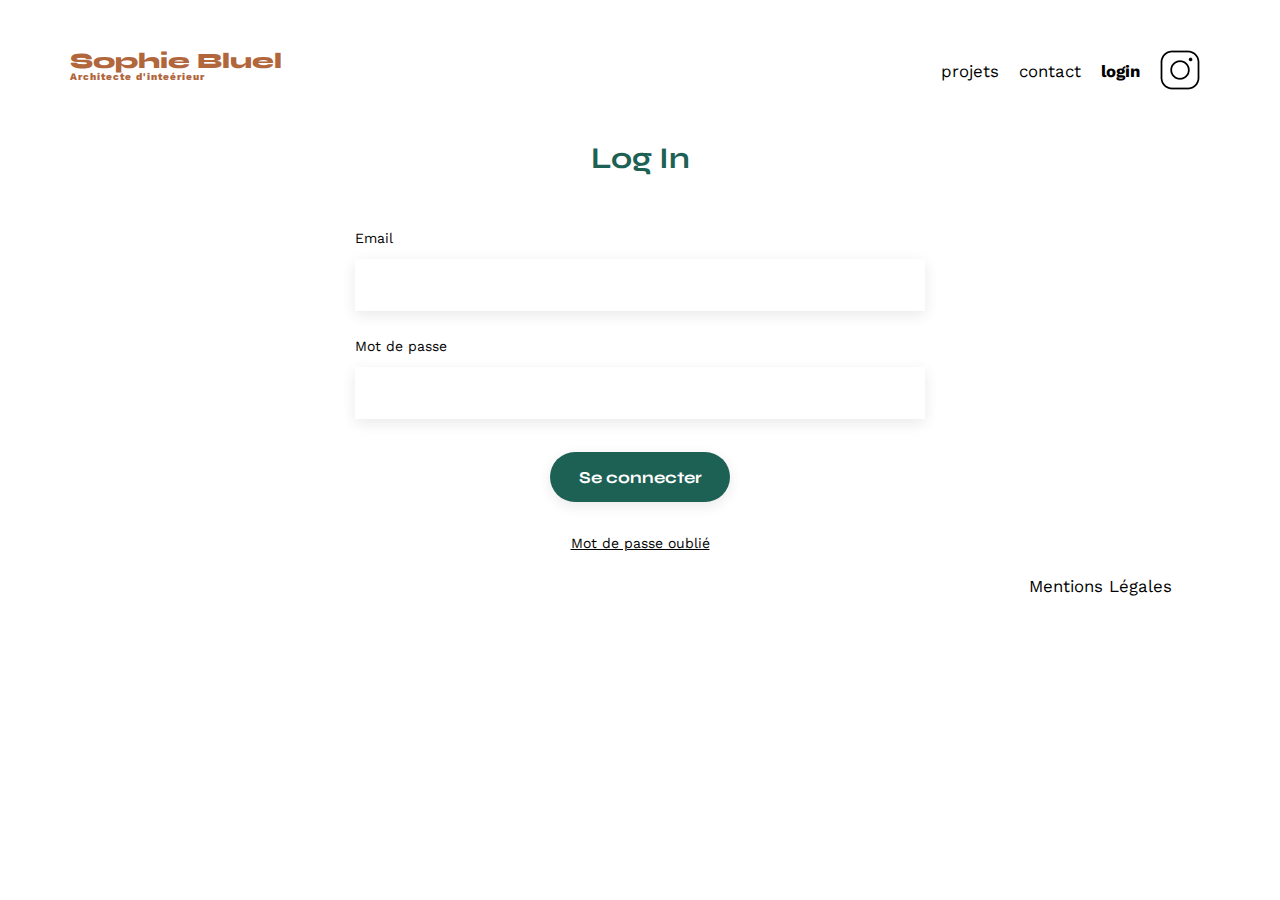
<file: FrontEnd/login.html>
<!DOCTYPE html>
<html lang="fr">
  <head>
    <meta charset="UTF-8" />
    <title>Sophie Bluel - Architecte d'intérieur</title>
    <meta name="viewport" content="width=device-width, initial-scale=1.0" />
    <link rel="preconnect" href="https://fonts.googleapis.com" />
    <link rel="preconnect" href="https://fonts.gstatic.com" crossorigin />
    <link
      href="https://fonts.googleapis.com/css2?family=Syne:wght@700;800&family=Work+Sans&display=swap"
      rel="stylesheet"
    />
    <meta name="description" content="" />
    <link rel="stylesheet" href="./assets/style.css" />
  </head>

  <body id="global">
    <header>
      <a href="index.html"
        ><h1>Sophie Bluel <span>Architecte d'inteérieur</span></h1></a
      >
      <nav>
        <ul>
          <li><a href="index.html">projets</a></li>
          <li><a href="index.html">contact</a></li>
          <li><a href="login.html" class="login">login</a></li>
          <li><img src="./assets/icons/instagram.png" alt="Instagram" /></li>
        </ul>
      </nav>
    </header>
    <main>
      <section id="contact">
        <h2>Log In</h2>
        <form class="form-login">
          <label for="email">Email</label>
          <input type="email" name="email" id="email" />
          <label for="password">Mot de passe</label>
          <input type="password" name="password" id="password" />
          <div class="erreur"></div>
          <input type="submit" value="Se connecter" />
        </form>
        <a>Mot de passe oublié</a>
      </section>
    </main>
    <footer>
      <nav>
        <ul>
          <li>Mentions Légales</li>
        </ul>
      </nav>
    </footer>
    <script src="script/login.js"></script>
  </body>
</html>
</file>
<file: FrontEnd/assets/style.css>
/* http://meyerweb.com/eric/tools/css/reset/
   v2.0 | 20110126
   License: none (public domain)
*/

html,
body,
div,
span,
applet,
object,
iframe,
h1,
h2,
h3,
h4,
h5,
h6,
p,
blockquote,
pre,
a,
abbr,
acronym,
address,
big,
cite,
code,
del,
dfn,
em,
img,
ins,
kbd,
q,
s,
samp,
small,
strike,
strong,
sub,
sup,
tt,
var,
b,
u,
i,
center,
dl,
dt,
dd,
ol,
ul,
li,
fieldset,
form,
label,
legend,
table,
caption,
tbody,
tfoot,
thead,
tr,
th,
td,
article,
aside,
canvas,
details,
embed,
figure,
figcaption,
footer,
header,
hgroup,
menu,
nav,
output,
ruby,
section,
summary,
time,
mark,
audio,
video {
  margin: 0;
  padding: 0;
  border: 0;
  font-size: 100%;
  font: inherit;
  vertical-align: baseline;
}
/* HTML5 display-role reset for older browsers */
article,
aside,
details,
figcaption,
figure,
footer,
header,
hgroup,
menu,
nav,
section {
  display: block;
}
body {
  line-height: 1;
}
ol,
ul {
  list-style: none;
}
blockquote,
q {
  quotes: none;
}
blockquote:before,
blockquote:after,
q:before,
q:after {
  content: "";
  content: none;
}
table {
  border-collapse: collapse;
  border-spacing: 0;
}
/** end reset css**/
body {
  margin: auto;
  font-family: "Work Sans";
  font-size: 14px;
}

#global {
  max-width: 1140px;
  margin: auto;
}

.admin {
  display: block;
}
#edition-mode {
  height: 60px;
  background-color: black;
  margin: 0px;
  color: white;
  display: flex;
  flex-direction: row;
  align-items: center;
  justify-content: center;
  font-size: 18px;
}

#edition-mode p {
  padding-left: 7px;
  font-size: 16px;
}

#edition-mode button {
  margin-left: 30px;
  font-weight: 700;
  background-color: white;
  color: black;
  border: 1px solid #ffffff;
  border-radius: 50px;
  padding: 10px;
  min-width: 200px;
}

header {
  display: flex;
  justify-content: space-between;
  margin: 50px 0;
}
header a {
  text-decoration: none;
  color: black;
}
.login {
  font-weight: bolder;
}
section {
  margin: 50px 0;
}

h1 {
  display: flex;
  flex-direction: column;
  font-family: "Syne";
  font-size: 22px;
  font-weight: 800;
  color: #b1663c;
}

h1 > span {
  font-family: "Work Sans";
  font-size: 10px;
  letter-spacing: 0.1em;
}

h2 {
  font-family: "Syne";
  font-weight: 700;
  font-size: 30px;
  color: #1d6154;
}
nav ul {
  display: flex;
  align-items: center;
  list-style-type: none;
}
nav li {
  padding: 0 10px;
  font-size: 1.2em;
}

li:hover {
  color: #b1663c;
}
#introduction {
  display: flex;
  align-items: center;
}
#introduction figure {
  flex: 1;
}
#introduction img {
  display: block;
  margin: auto;
  width: 80%;
}

#introduction article {
  flex: 1;
}
#introduction h2 {
  margin-bottom: 1em;
}

#introduction p {
  margin-bottom: 0.5em;
}

#intro {
  padding: 0;
  margin: 0;
  align-items: center;
  display: flex;
  flex-direction: row;
  margin-bottom: 5px;
}
#intro a {
  color: black;
  text-decoration: none;
}

#intro p {
  margin: 0;
}

#portfolio h2 {
  text-align: center;
  margin-bottom: 1em;
}

#modifier {
  justify-content: center;
  display: flex;
  flex-direction: row;
}

#modif {
  align-items: center;
  display: flex;
  flex-direction: row;
  margin-bottom: 2em;
  padding-left: 1em;
}

#modif a {
  color: black;
  text-decoration: none;
}

.filtre {
  display: flex;
  justify-content: center;
  margin-bottom: 50px;
}

.filtre button {
  font-family: "Syne", sans-serif;
  background-color: white;
  color: #1d6154;
  border: 1px solid #1d6154;
  border-radius: 50px;
  padding: 10px;
  min-width: 100px;
  margin-right: 15px;
}
.filtre button:hover {
  cursor: pointer;
  background: #1d6154;
  color: white;
}

.gallery {
  width: 100%;
  display: grid;
  grid-template-columns: 1fr 1fr 1fr;
  grid-column-gap: 20px;
  grid-row-gap: 20px;
}

.gallery img {
  width: 100%;
}
#contact {
  width: 50%;
  margin: auto;
  text-align: center;
}
#contact h2 {
  margin-bottom: 20px;
}
#contact form {
  text-align: left;
  margin-top: 30px;
  display: flex;
  flex-direction: column;
}

#contact input {
  height: 50px;
  font-size: 1.2em;
  border: none;
  box-shadow: 0px 4px 14px rgba(0, 0, 0, 0.09);
}
#contact label {
  margin: 2em 0 1em 0;
}
#contact textarea {
  border: none;
  box-shadow: 0px 4px 14px rgba(0, 0, 0, 0.09);
}

input[type="submit"] {
  font-family: "Syne";
  font-weight: 700;
  color: white;
  background-color: #1d6154;
  margin: 2em auto;
  width: 180px;
  text-align: center;
  border-radius: 60px;
  cursor: pointer;
}

#contact a {
  text-decoration: underline;
  text-align: center;
}

#contact a:hover {
  text-decoration: none;
  cursor: pointer;
}

footer nav ul {
  display: flex;
  justify-content: flex-end;
  margin: 2em;
}

.erreur {
  color: red;
}

/* CSS Modale */

#modal {
  position: fixed;
  display: flex;
  align-items: center;
  justify-content: center;
  top: 0;
  left: 0;
  width: 100%;
  height: 100%;
  background: rgba(0, 0, 0, 0.5);
}

.modal-wrapper {
  width: 100%;
  max-width: 630px;
  height: 100%;
  max-height: 730px;
  padding: 5px;
  background-color: #ffffff;
  border-radius: 10px;
}

.navigationModal {
  display: flex;
  flex-direction: row;
  justify-content: space-between;
}

.navigationModal button {
  cursor: pointer;
  border: none;
  background-color: #ffffff;
  padding: 25px;
}

.modal-wrapper h3 {
  display: flex;
  justify-content: center;
  font-size: 25px;
  font-weight: 400;
}

.galleryModal {
  width: 66%;
  display: grid;
  grid-template-columns: 1fr 1fr 1fr 1fr 1fr;
  grid-column-gap: 1%;
  grid-row-gap: 1%;
  margin: 0px 0px 0px 100px;
  padding: 30px 0px 50px 0px;
  border-bottom: 1px solid #b3b3b3;
  justify-content: center;
}

#galleryModal figure {
  position: relative;
}

.galleryModal img {
  width: 100%;
  justify-content: center;
}

.actionModal {
  display: flex;
  flex-direction: column;
  justify-content: center;
  align-items: center;
  width: 100%;
  height: 25%;
  border-top: #000000;
  padding-top: 30px;
}

.actionModal button {
  font-family: "Syne";
  font-weight: 700;
  color: white;
  background-color: #1d6154;
  border: none;
  border-radius: 60px;
  cursor: pointer;
  height: 40px;
  width: 200px;
}

.actionModal a {
  color: red;
  font-family: "Syne";
  font-weight: 400;
  text-decoration: none;
  padding: 25px;
}

/* Ajout Photo */

.center {
  display: flex;
  flex-direction: column;
  justify-content: center;
  align-items: center;
}

.addmodalphoto {
  display: flex;
  flex-direction: column;
  align-items: center;
  justify-content: center;
  width: 70%;
  height: 170px;
  background: #e8f1f7;
  border-radius: 3px;
  margin-top: 40px;
  margin-bottom: 35px;
}
.fa-image {
  font-size: 4em;
  color: #cbd6dc;
}

#fakeButton {
  background: #cbd6dc;
  border-radius: 50px;
  border: #cbd6dc;
  padding: 10px 33px;
  color: #306685;
  font-size: 14px;
  margin-top: 25px;
  margin-bottom: 10px;
}

.info {
  width: 70%;
  height: auto;
  display: flex;
  flex-direction: column;

  padding-bottom: 50px;
  border-bottom: 1px solid #b3b3b3;
}

.info label {
  font-size: 14px;
  margin: 10px 0px;
}

#title {
  height: 50px;
}

#selectCategory {
  height: 56px;
}

#addButton {
  cursor: pointer;
  background: #1d6154;
  border: none;
  border-radius: 60px;
  padding: 15px 100px;
  color: #ffffff;
  font-family: "Syne";
  font-weight: 700;
  font-size: 15px;
  margin-top: 30px;
}

.trash {
  background-color: rgba(0, 0, 0, 0.9);
  border: none;
  color: white;
  border-radius: 5px;
  width: 20px;
  height: 20px;
  position: absolute;
  top: 5px;
  right: 5px;
  cursor: pointer;
}

.trash i {
  display: flex;
  justify-content: center;
}
</file>
